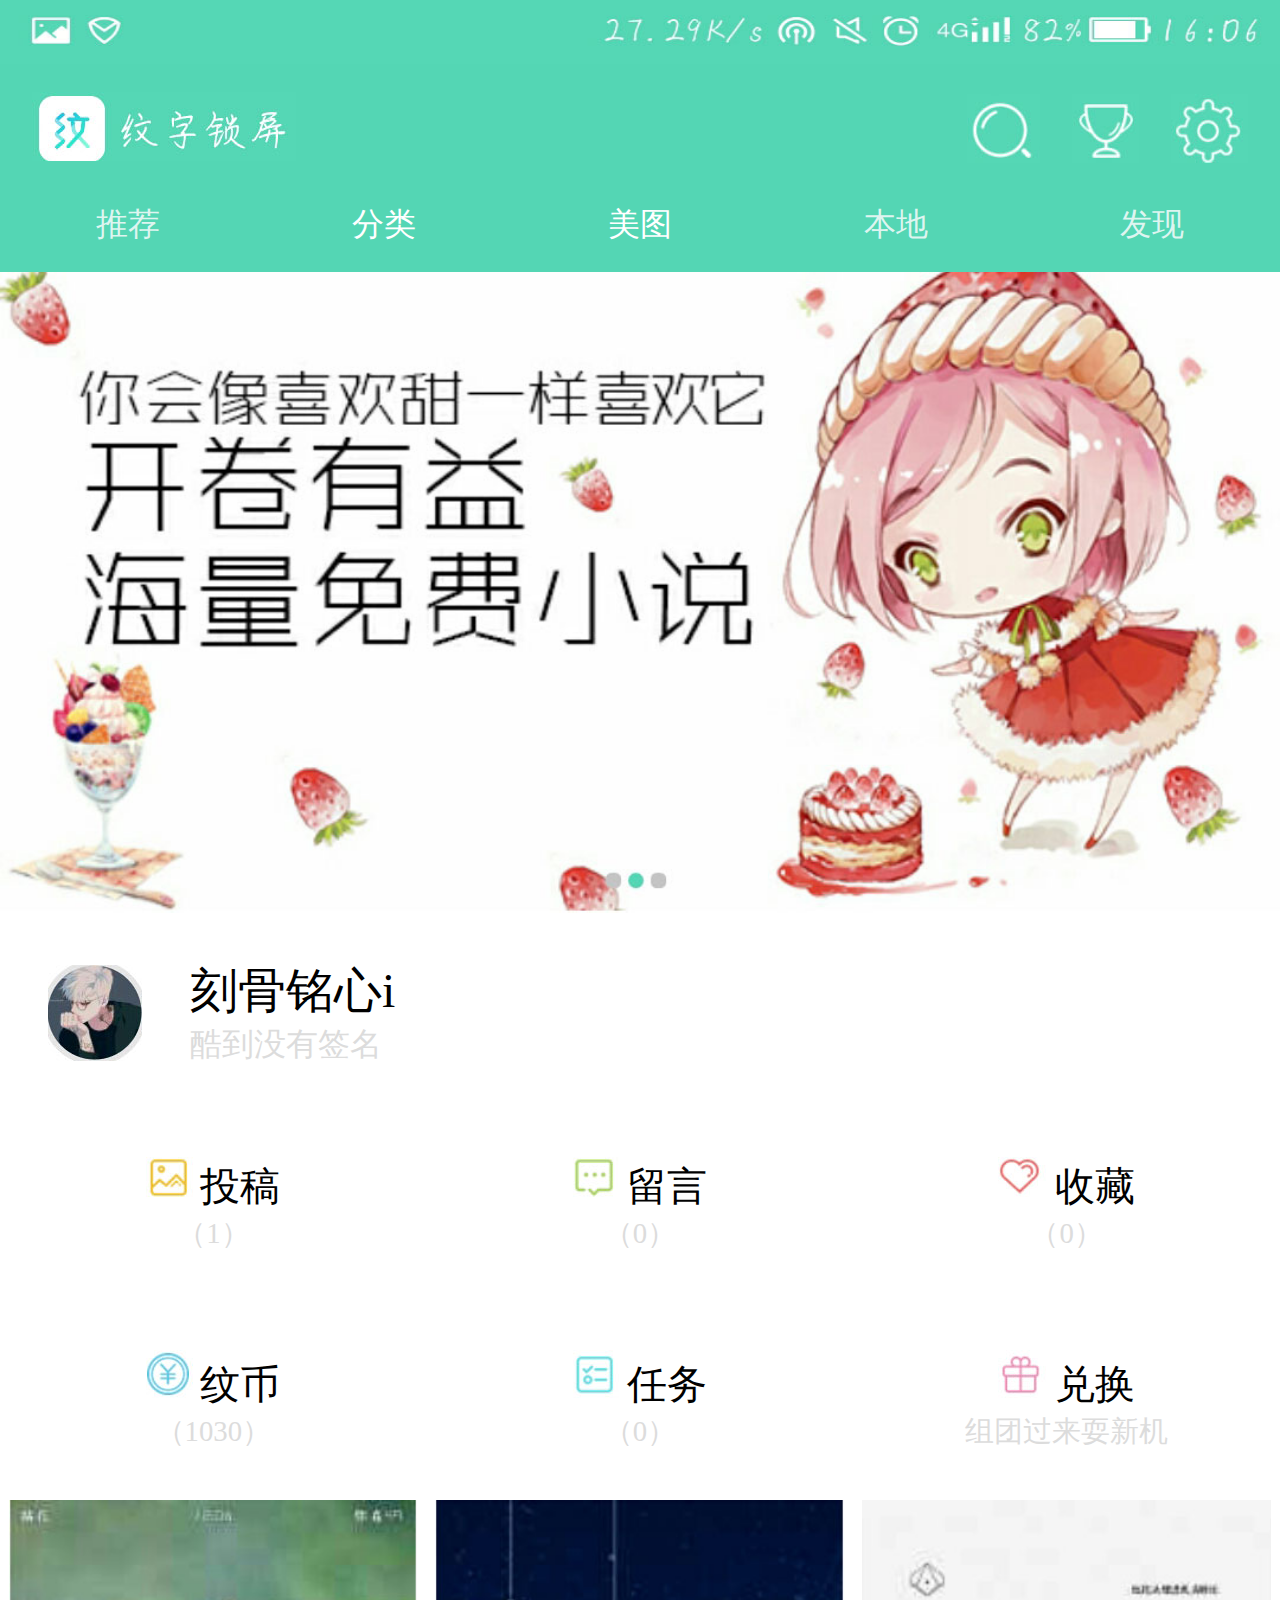
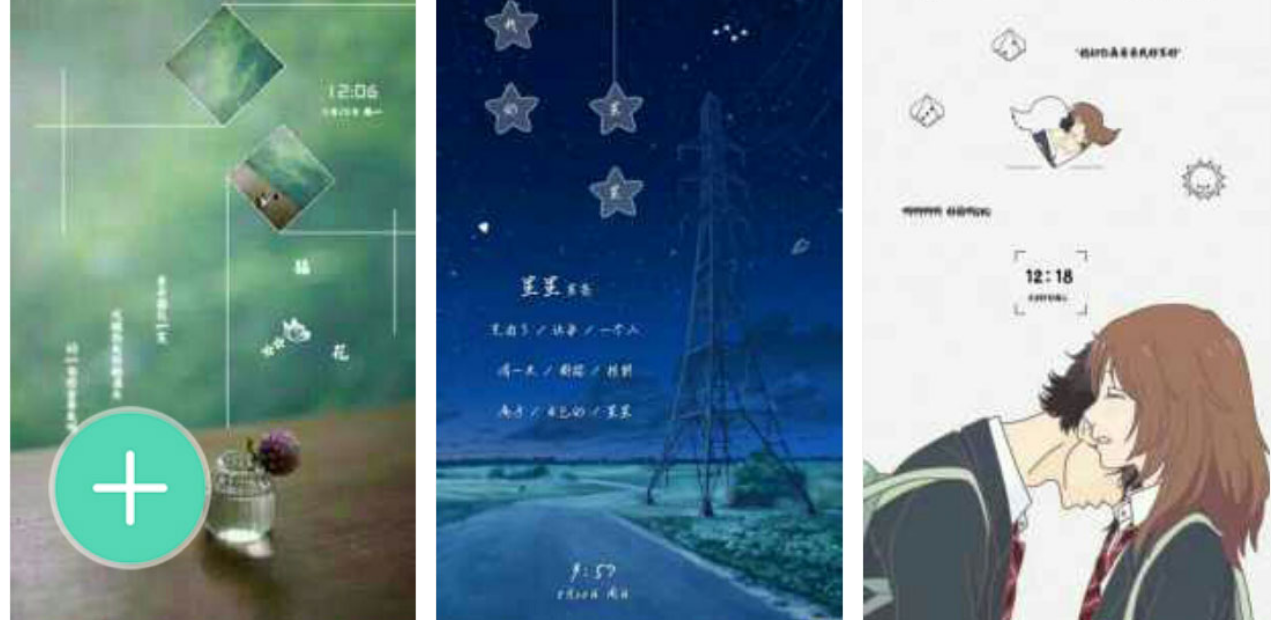
<file: wenziapp/index.html>
<!DOCTYPE html>
<html>
	<head>
		<meta charset="utf-8" />
		<link rel="stylesheet" type="text/css" href="css/new_file.css"/>
		<title></title>
	</head>
	<body>
		<div class="tou"><img src="img/Screenshot_20170911-160627_01.jpg"/></div>
		<div class="top">
		    <div class="to"><img src="img/Screenshot_20170911-160627_04.jpg"/></div>
		    <div class="tu"><img src="img/Screenshot_20170911-160627_06.jpg"/>
		    	<img src="img/Screenshot_20170911-160627_08.jpg"/>
		    	<img src="img/Screenshot_20170911-160627_10.jpg"/>
		    </div>
		</div>
		<div class="nav">
		    <li>推荐</li>
		    <li><a href="fenilei.html">分类</a></li>
		    <li><a href="meitu.html">美图</a></li>
		    <li>本地</li>
		    <li>发现</li>
		</div>
		<div class="banner">
		    <img src="img/Screenshot_20170911-160627_16.jpg"/>
		</div>
		<div class="biao">
		    <img src="img/Screenshot_20170911-160627_19.jpg"/>
		    <li>刻骨铭心i<p>酷到没有签名</p></li>
		    
		</div>
		<div class="main">
		    <li><img src="img/Screenshot_20170911-160627_23.jpg"/>
		    	<span>投稿</span><p>（1）</p>
		    </li>
		     <li><img src="img/Screenshot_20170911-160627_25.jpg"/>
		    	<span>留言</span><p>（0）</p>
		    </li>
		     <li><img src="img/Screenshot_20170911-160627_27.jpg"/>
		    	<span>收藏</span><p>（0）</p>
		    </li>
		     <li><img src="img/Screenshot_20170911-160627_32.jpg"/>
		    	<span>纹币</span><p>（1030）</p>
		    </li>
		     <li><img src="img/Screenshot_20170911-160627_33.jpg"/>
		    	<span>任务</span><p>（0）</p>
		    </li>
		     <li><img src="img/Screenshot_20170911-160627_34.jpg"/>
		    	<span>兑换</span><p>组团过来耍新机</p>
		    </li>
		</div>
		<div class="box">
		    <img src="img/Screenshot_20170911-160627_38.jpg"/>
		    <img src="img/Screenshot_20170911-160627_40.jpg"/>
		    <img src="img/Screenshot_20170911-160627_42.jpg"/>
		</div>
	</body>
</html>
</file>
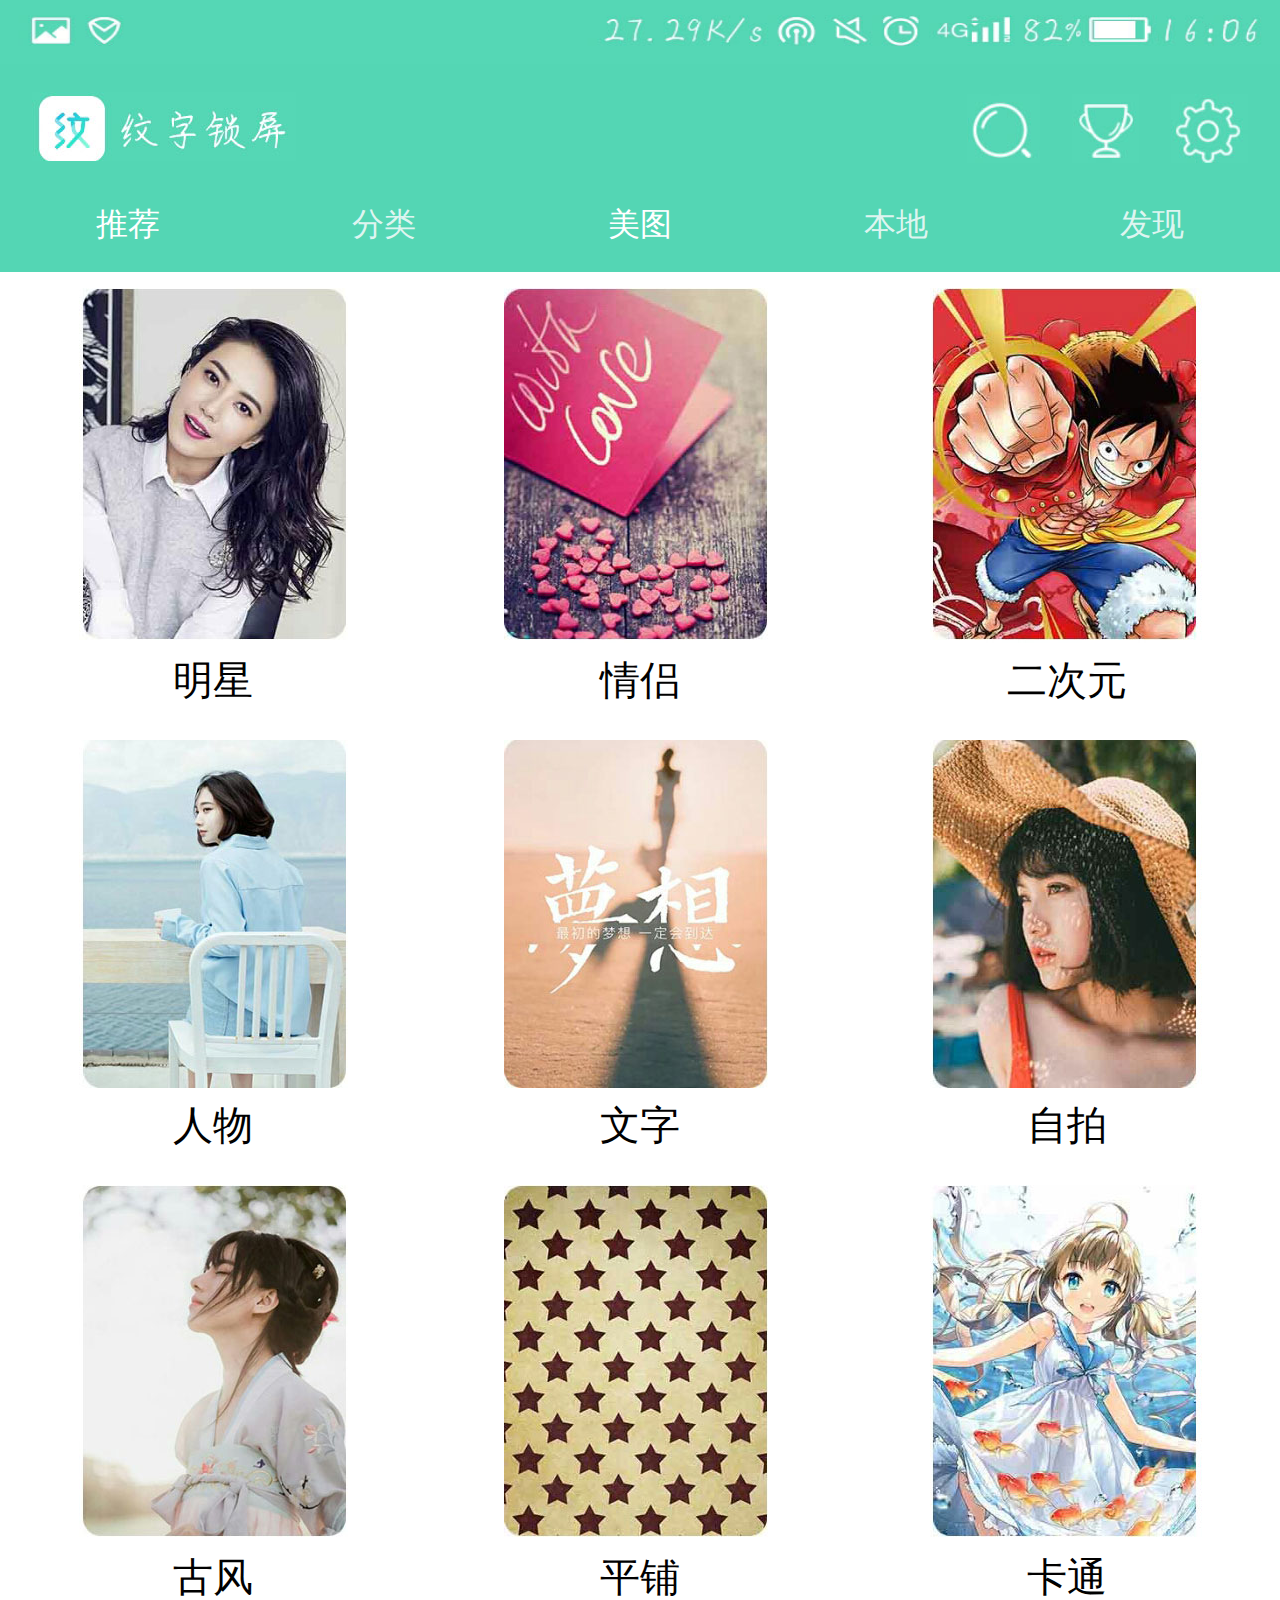
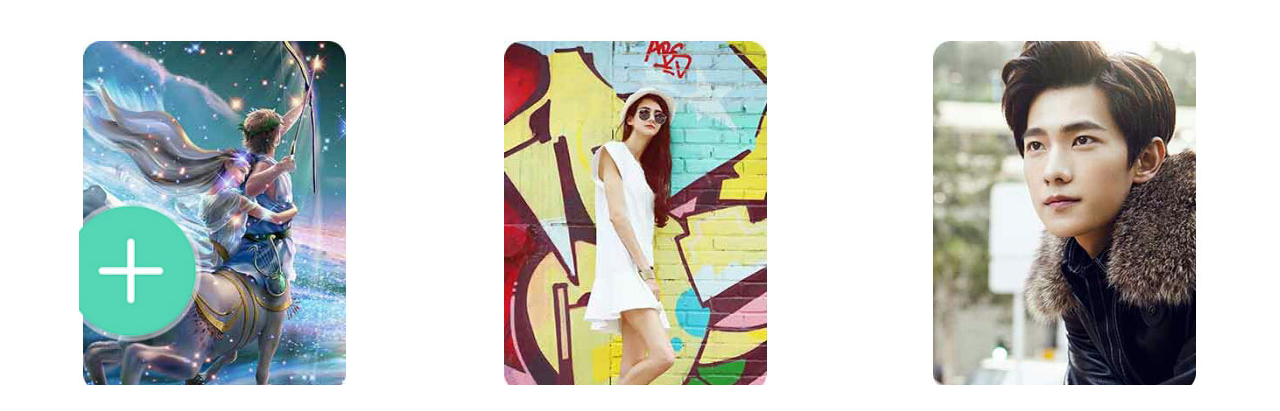
<file: wenziapp/fenilei.html>
<!DOCTYPE html>
<html>
	<head>
		<meta charset="UTF-8">
			<link rel="stylesheet" type="text/css" href="css/new_file.css"/>
		<title></title>
	</head>
	<body>
		<div class="tou"><img src="img/Screenshot_20170911-160627_01.jpg"/></div>
		<div class="top">
		    <div class="to"><img src="img/Screenshot_20170911-160627_04.jpg"/></div>
		    <div class="tu"><img src="img/Screenshot_20170911-160627_06.jpg"/>
		    	<img src="img/Screenshot_20170911-160627_08.jpg"/>
		    	<img src="img/Screenshot_20170911-160627_10.jpg"/>
		    </div>
		</div>
		<div class="nav">
		    <li><a href="index.html">推荐</a></li>
		    <li>分类</li>
		     <li><a href="meitu.html">美图</a></li>
		    <li>本地</li>
		    <li>发现</li>
		</div>
		<div class="sex">
		    <li><img src="img/Screenshot_20170911-160523_03.jpg"/><p>明星</p></li>
		    <li><img src="img/Screenshot_20170911-160523_05.jpg"/><p>情侣</p></li>
		    <li><img src="img/Screenshot_20170911-160523_07.jpg"/><p>二次元</p></li>
		    <li><img src="img/Screenshot_20170911-160523_12.jpg"/><p>人物</p></li>
		    <li><img src="img/Screenshot_20170911-160523_13.jpg"/><p>文字</p></li>
		    <li><img src="img/Screenshot_20170911-160523_14.jpg"/><p>自拍</p></li>
		    <li><img src="img/Screenshot_20170911-160523_18.jpg"/><p>古风</p></li>
		    <li><img src="img/Screenshot_20170911-160523_19.jpg"/><p>平铺</p></li>
		    <li><img src="img/Screenshot_20170911-160523_20.jpg"/><p>卡通</p></li>
		    <li><img src="img/Screenshot_20170911-160523_24.jpg"/></li>
		    <li><img src="img/Screenshot_20170911-160523_25.jpg"/></li>
		    <li><img src="img/Screenshot_20170911-160523_26.jpg"/></li>
		</div>
	</body>
</html>
</file>
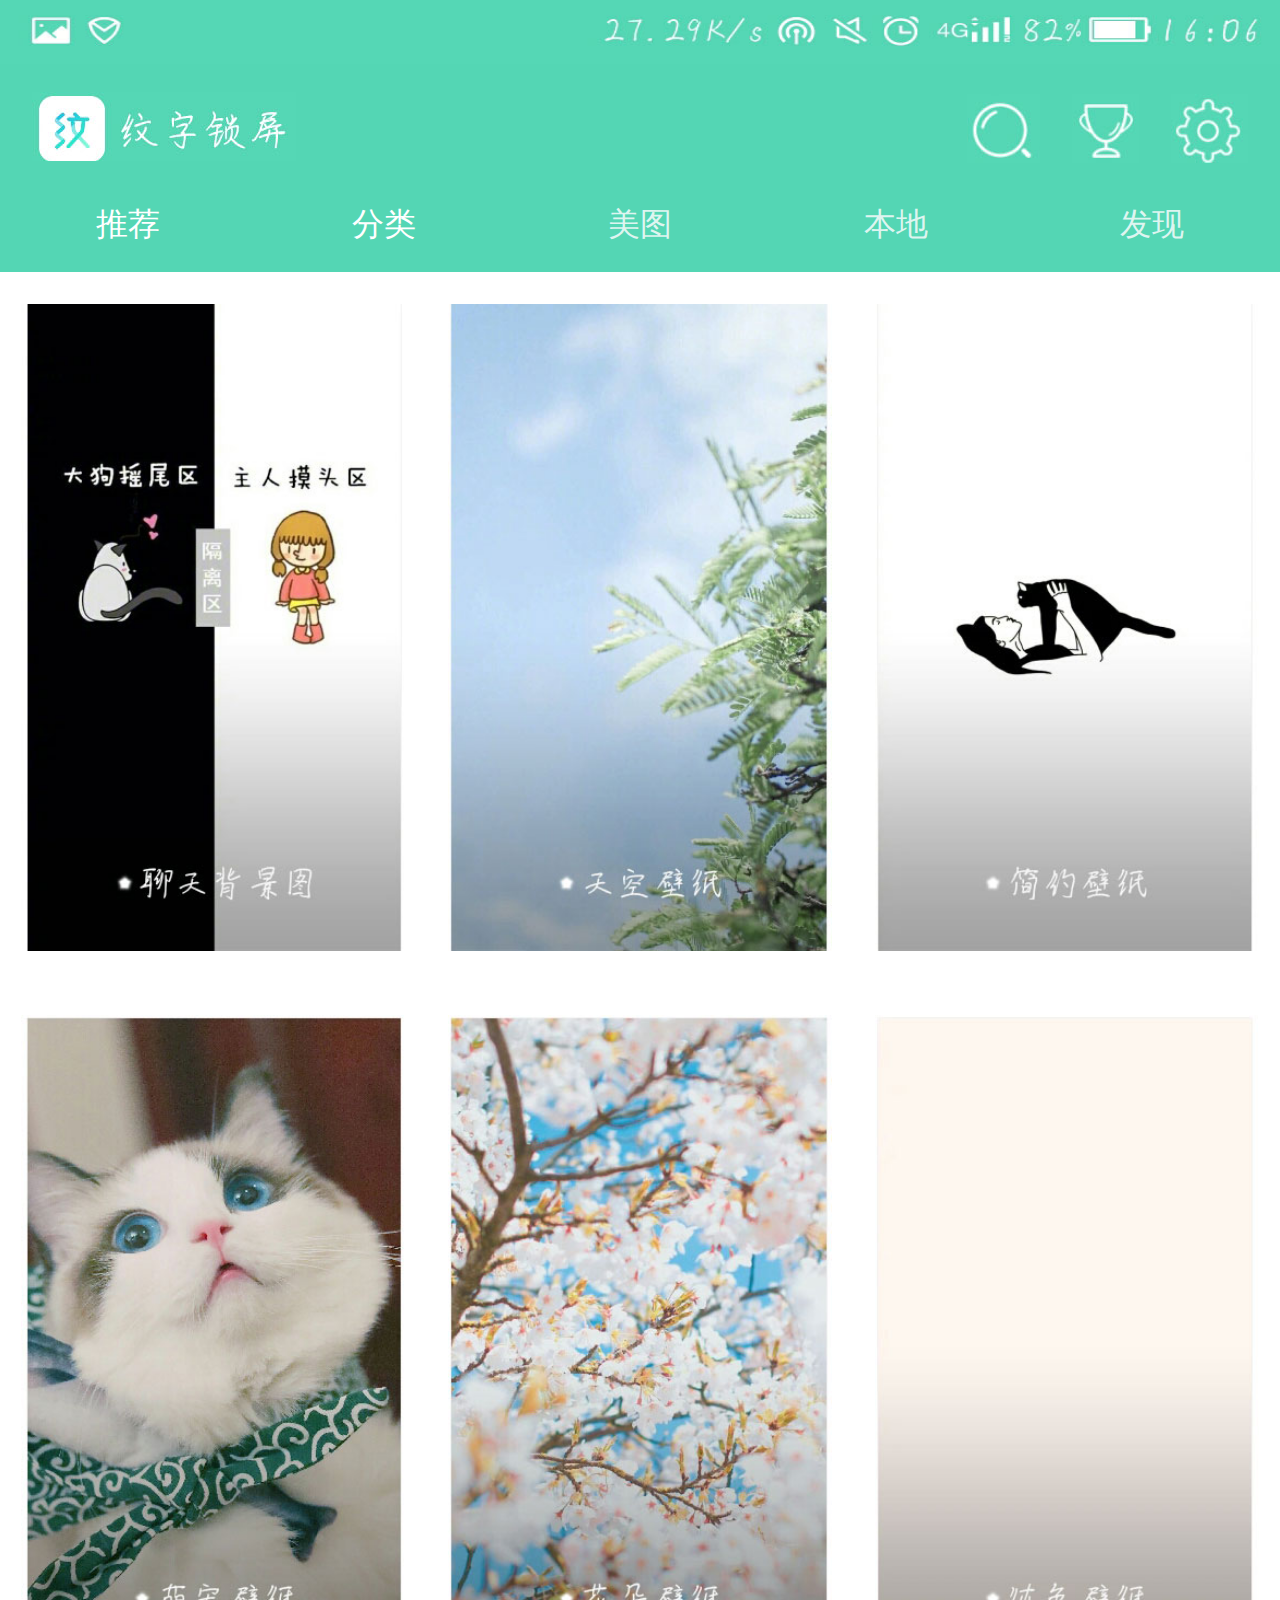
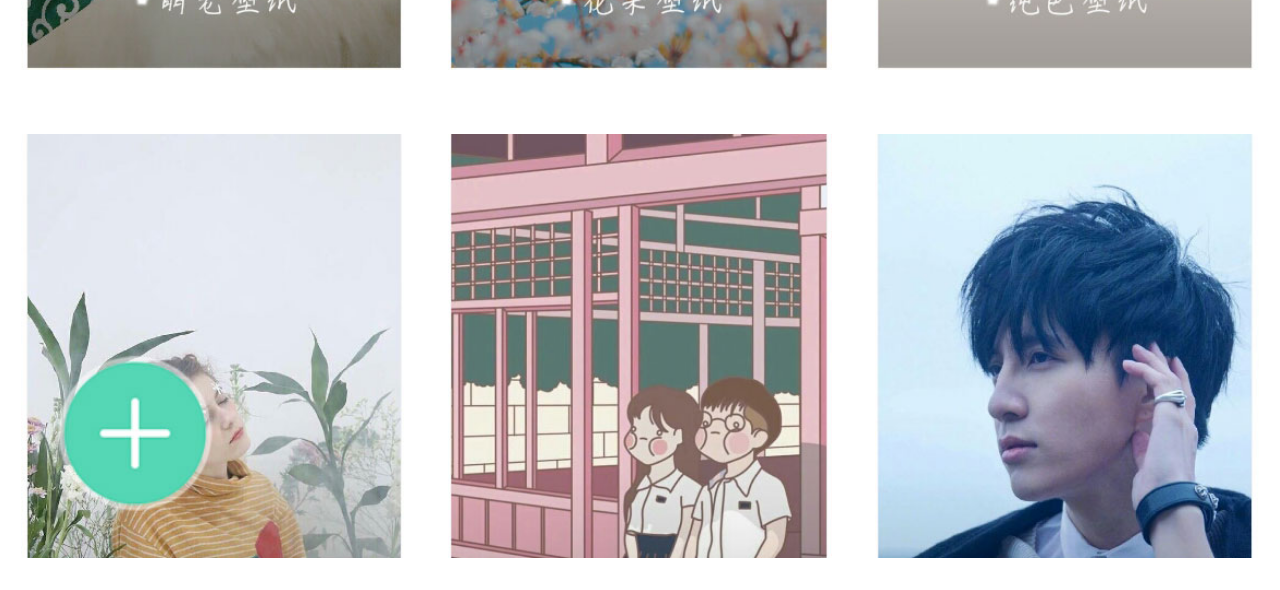
<file: wenziapp/meitu.html>
<!DOCTYPE html>
<html>
	<head>
		<meta charset="UTF-8">
			<link rel="stylesheet" type="text/css" href="css/new_file.css"/>
		<title></title>
	</head>
	<body>
		<div class="tou"><img src="img/Screenshot_20170911-160627_01.jpg"/></div>
		<div class="top">
		    <div class="to"><img src="img/Screenshot_20170911-160627_04.jpg"/></div>
		    <div class="tu"><img src="img/Screenshot_20170911-160627_06.jpg"/>
		    	<img src="img/Screenshot_20170911-160627_08.jpg"/>
		    	<img src="img/Screenshot_20170911-160627_10.jpg"/>
		    </div>
		</div>
		<div class="nav">
		    <li><a href="index.html">推荐</a></li>
		    <li><a href="fenilei.html">分类</a></li>
		    <li>美图</li>
		    <li>本地</li>
		    <li>发现</li>
		</div>
		<div class="nan">
		    <img src="img/Screenshot_20170911-160526_02.jpg"/>
		    <img src="img/Screenshot_20170911-160526_04.jpg"/>
		    <img src="img/Screenshot_20170911-160526_06.jpg"/>
		    <img src="img/Screenshot_20170911-160526_10.jpg"/>
		    <img src="img/Screenshot_20170911-160526_11.jpg"/>
		    <img src="img/Screenshot_20170911-160526_12.jpg"/>
		    <img src="img/Screenshot_20170911-160526_16.jpg"/>
		    <img src="img/Screenshot_20170911-160526_17.jpg"/>
		    <img src="img/Screenshot_20170911-160526_18.jpg"/>
		</div>
	</body>
</html>
</file>
<file: wenziapp/css/new_file.css>
* {
  margin: 0;
  padding: 0;
  list-style: none;
  text-decoration: none; }

.tou {
  width: 100%;
  height: 4rem; }
  .tou img {
    width: 100%;
    height: 100%; }

.tu {
  display: flex; }
  .tu img {
    margin-right: 2rem; }

.to img {
  margin-left: 2rem; }

.box {
  width: 100%;
  display: flex;
  align-items: center;
  justify-content: space-around; }
  .box img {
    width: 32%; }

.top {
  width: 100%;
  height: 8rem;
  background: #54D6B4;
  display: flex;
  justify-content: space-between;
  align-items: center; }

.nav {
  width: 100%;
  height: 5rem;
  font-size: 2rem;
  background: #54D6B4;
  display: flex;
  align-items: center;
  justify-content: space-around; }
  .nav li {
    width: 16%;
    height: 80%;
    line-height: 3rem;
    color: #DEF5F0;
    text-align: center; }
    .nav li a {
      color: #fff; }

.nav li:hover {
  color: #fff;
  height: 78%;
  border-bottom: 5px solid #fff; }

.banner {
  width: 100%; }
  .banner img {
    width: 100%; }

.biao {
  width: 100%;
  height: 12rem;
  display: flex;
  align-items: center; }
  .biao img {
    margin: 0 3rem; }
  .biao li {
    font-size: 3rem; }
  .biao p {
    font-size: 2rem;
    color: gainsboro; }

.main {
  width: 100%;
  display: flex;
  justify-content: space-around;
  align-items: center;
  flex-wrap: wrap; }
  .main li {
    width: 32%;
    padding: 3rem 0;
    font-size: 1.8rem;
    text-align: center;
    color: gainsboro; }
  .main span {
    color: #000;
    font-size: 2.5rem; }

.box {
  width: 100%;
  display: flex;
  justify-content: space-around; }

.sex {
  width: 100%;
  display: flex;
  flex-wrap: wrap;
  justify-content: space-around; }
  .sex li {
    width: 30%;
    padding: 1rem 0;
    text-align: center;
    font-size: 2.5rem; }

.nan {
  width: 100%;
  display: flex;
  justify-content: space-around;
  flex-wrap: wrap; }
  .nan img {
    width: 30%;
    margin: 2rem 0; }

/*# sourceMappingURL=new_file.css.map */
</file>
